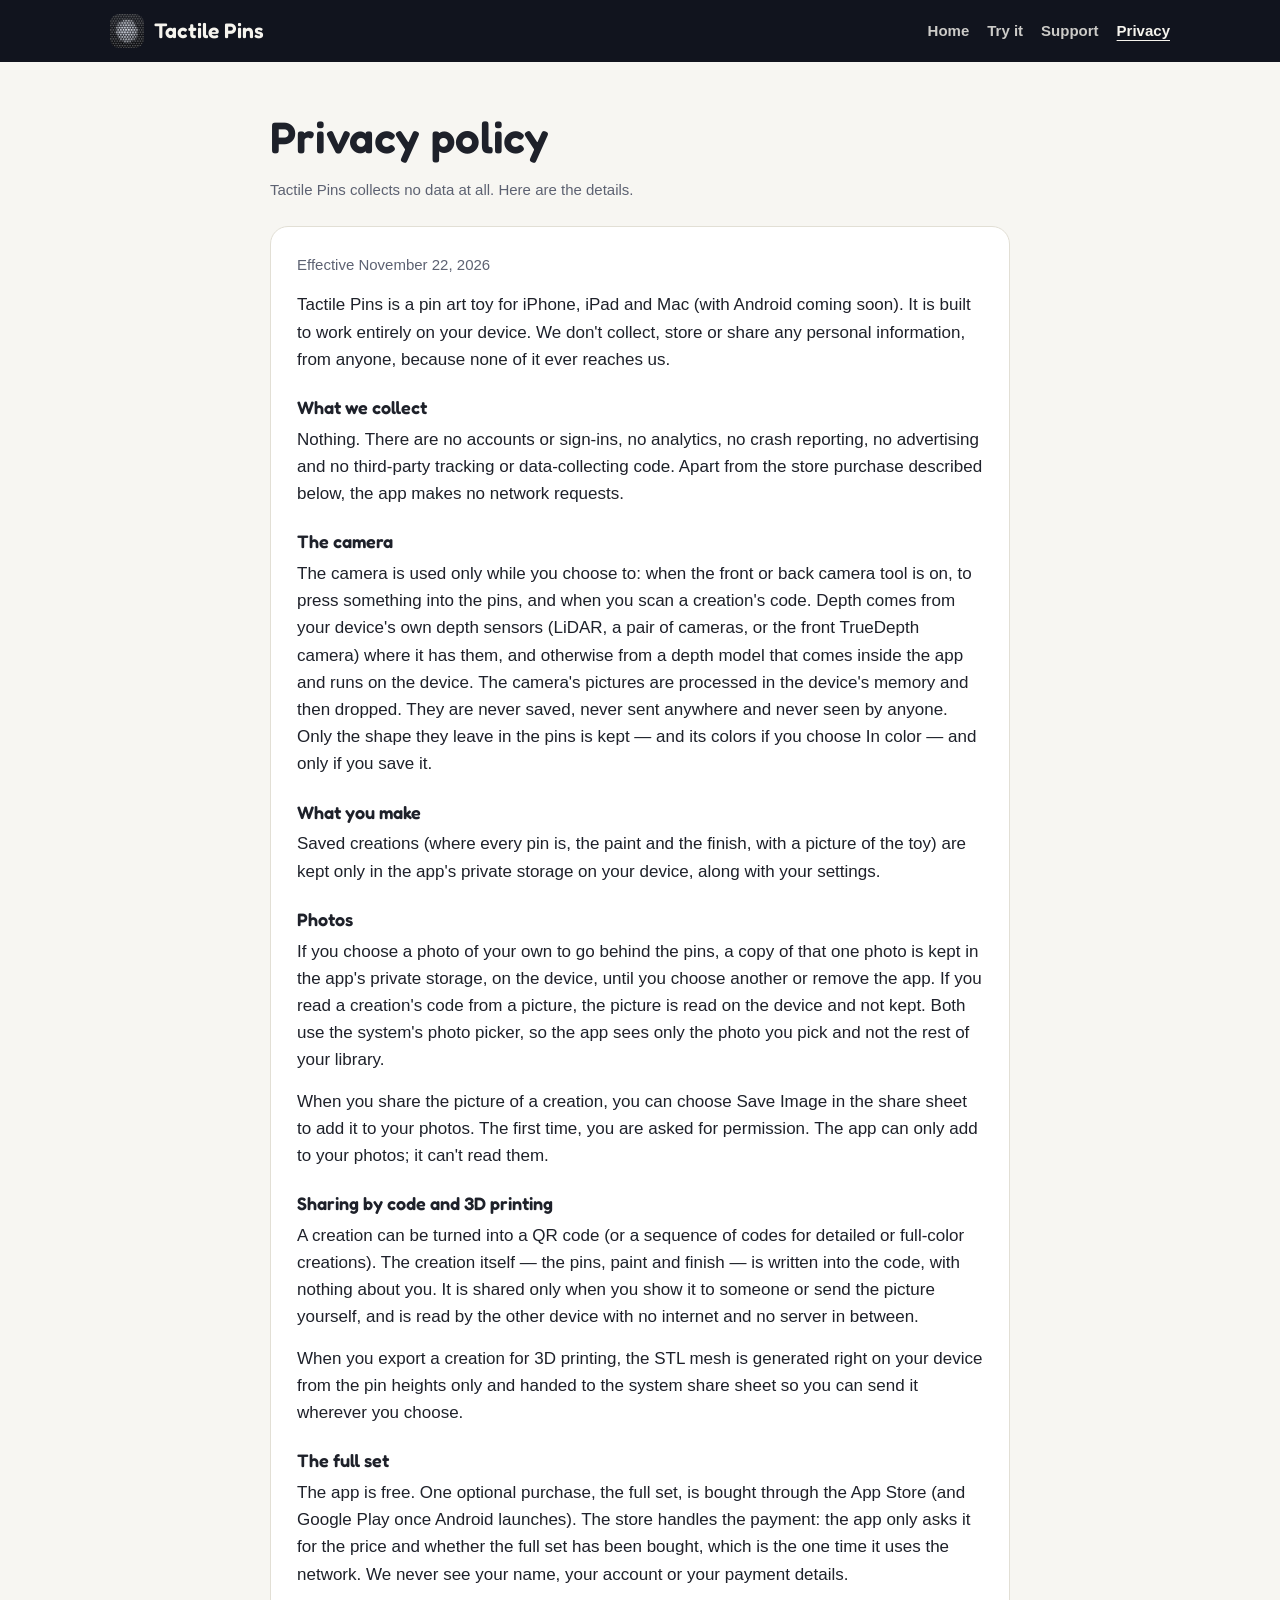
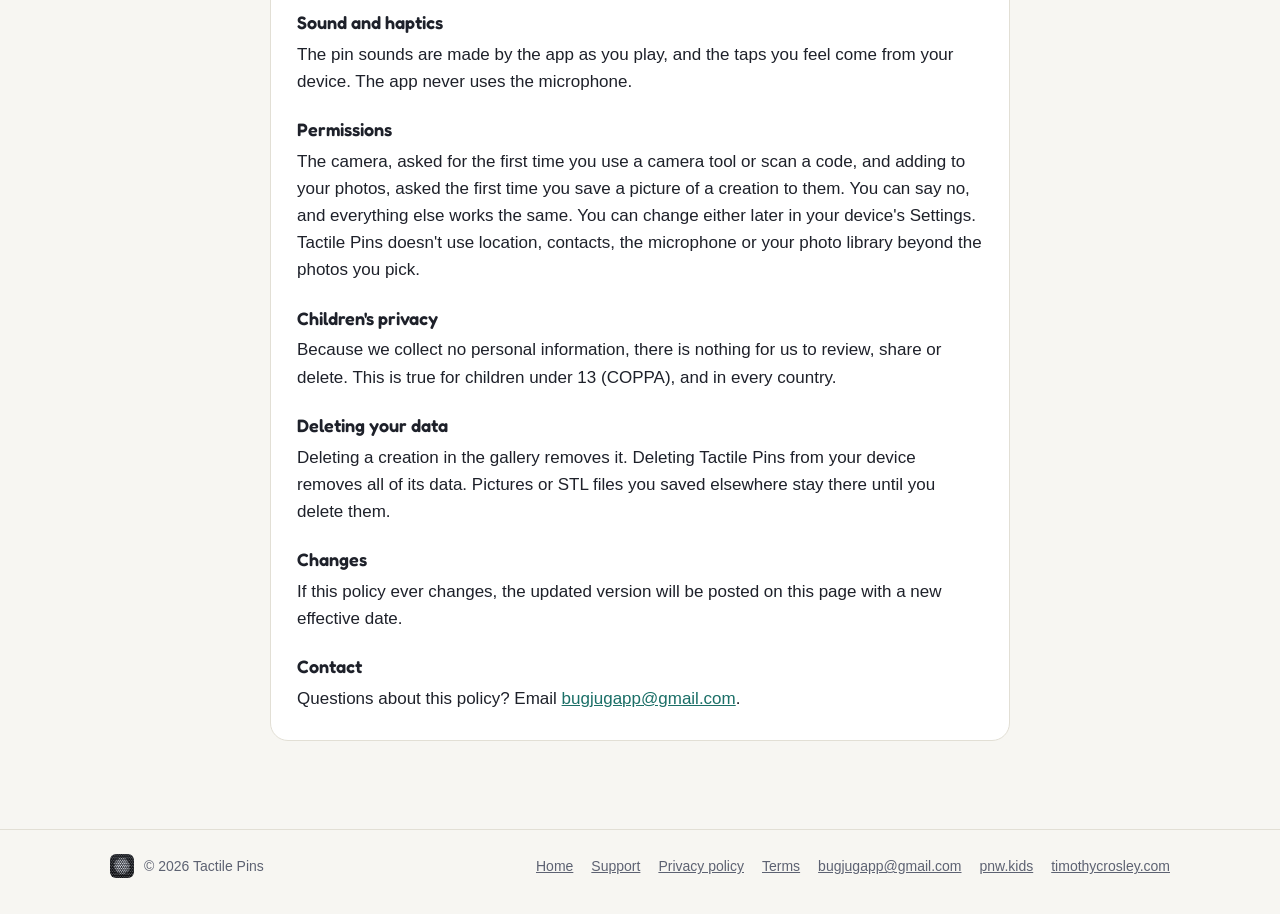
<file: privacy.html>
<!doctype html>
<html lang="en">
<head>
<meta charset="utf-8">
<meta name="viewport" content="width=device-width, initial-scale=1">
<title>Tactile Pins Privacy Policy</title>
<meta name="description" content="Tactile Pins privacy policy: no data collected, no accounts, no ads, no tracking. Camera depth and colors are computed on the device and nothing you make leaves it.">
<meta name="theme-color" content="#11141e">
<link rel="icon" type="image/png" href="media/icon-180.png">
<link rel="apple-touch-icon" href="media/icon-180.png">
<link rel="stylesheet" href="style.css?v=10">
</head>
<body>

<header class="bar">
  <div class="wrap">
    <a class="brand" href="./"><img src="media/icon-180.png" alt="" width="34" height="34">Tactile Pins</a>
    <nav aria-label="Primary">
      <a class="wide" href="./">Home</a>
      <a class="wide" href="./#play">Try it</a>
      <a href="support.html">Support</a>
      <a href="privacy.html" aria-current="page">Privacy</a>
    </nav>
  </div>
</header>

<main class="doc">
  <h1>Privacy policy</h1>
  <p class="meta">Tactile Pins collects no data at all. Here are the details.</p>

  <section id="privacy">
    <p class="meta">Effective November 22, 2026</p>
    <p>Tactile Pins is a pin art toy for iPhone, iPad and Mac (with Android coming soon). It is
      built to work entirely on your device. We don't collect, store or share any personal
      information, from anyone, because none of it ever reaches us.</p>

    <h3>What we collect</h3>
    <p>Nothing. There are no accounts or sign-ins, no analytics, no crash reporting, no
      advertising and no third-party tracking or data-collecting code. Apart from the store
      purchase described below, the app makes no network requests.</p>

    <h3>The camera</h3>
    <p>The camera is used only while you choose to: when the front or back camera tool is on, to
      press something into the pins, and when you scan a creation's code. Depth comes from your
      device's own depth sensors (LiDAR, a pair of cameras, or the front TrueDepth camera) where it has them, and
      otherwise from a depth model that comes inside the app and runs on the device. The
      camera's pictures are processed in the device's memory and then dropped. They are never
      saved, never sent anywhere and never seen by anyone. Only the shape they leave in the pins
      is kept — and its colors if you choose In color — and only if you save it.</p>

    <h3>What you make</h3>
    <p>Saved creations (where every pin is, the paint and the finish, with a picture of the
      toy) are kept only in the app's private storage on your device, along with your
      settings.</p>

    <h3>Photos</h3>
    <p>If you choose a photo of your own to go behind the pins, a copy of that one photo is kept
      in the app's private storage, on the device, until you choose another or remove the app.
      If you read a creation's code from a picture, the picture is read on the device and not
      kept. Both use the system's photo picker, so the app sees only the photo you pick and not
      the rest of your library.</p>
    <p>When you share the picture of a creation, you can choose Save Image in the share sheet to
      add it to your photos. The first time, you are asked for permission. The app can only add
      to your photos; it can't read them.</p>

    <h3>Sharing by code and 3D printing</h3>
    <p>A creation can be turned into a QR code (or a sequence of codes for detailed or full-color
      creations). The creation itself — the pins, paint and finish — is written into the code, with
      nothing about you. It is shared only when you show it to someone or send the picture
      yourself, and is read by the other device with no internet and no server in between.</p>
    <p>When you export a creation for 3D printing, the STL mesh is generated right on your device
      from the pin heights only and handed to the system share sheet so you can send it wherever
      you choose.</p>

    <h3>The full set</h3>
    <p>The app is free. One optional purchase, the full set, is bought through the App Store (and
      Google Play once Android launches). The store handles the payment: the app only asks it for
      the price and whether the full set has been bought, which is the one time it uses the
      network. We never see your name, your account or your payment details.</p>

    <h3>Sound and haptics</h3>
    <p>The pin sounds are made by the app as you play, and the taps you feel come from your
      device. The app never uses the microphone.</p>

    <h3>Permissions</h3>
    <p>The camera, asked for the first time you use a camera tool or scan a code, and adding to
      your photos, asked the first time you save a picture of a creation to them. You can say no, and everything
      else works the same. You can change either later in your device's Settings. Tactile Pins
      doesn't use location, contacts, the microphone or your photo library beyond the photos
      you pick.</p>

    <h3>Children's privacy</h3>
    <p>Because we collect no personal information, there is nothing for us to review, share or
      delete. This is true for children under 13 (COPPA), and in every country.</p>

    <h3>Deleting your data</h3>
    <p>Deleting a creation in the gallery removes it. Deleting Tactile Pins from your device
      removes all of its data. Pictures or STL files you saved elsewhere stay there until you
      delete them.</p>

    <h3>Changes</h3>
    <p>If this policy ever changes, the updated version will be posted on this page with a new
      effective date.</p>

    <h3>Contact</h3>
    <p>Questions about this policy? Email <a href="mailto:bugjugapp@gmail.com">bugjugapp@gmail.com</a>.</p>
  </section>
</main>

<footer>
  <div class="wrap">
    <span class="who"><img src="media/icon-180.png" alt="" width="24" height="24">© 2026 Tactile Pins</span>
    <nav>
      <a href="./">Home</a>
      <a href="support.html">Support</a>
      <a href="privacy.html">Privacy policy</a>
      <a href="support.html#terms">Terms</a>
      <a href="mailto:bugjugapp@gmail.com">bugjugapp@gmail.com</a>
      <a href="https://pnw.kids">pnw.kids</a>
      <a href="https://timothycrosley.com">timothycrosley.com</a>
    </nav>
  </div>
</footer>

</body>
</html>
</file>
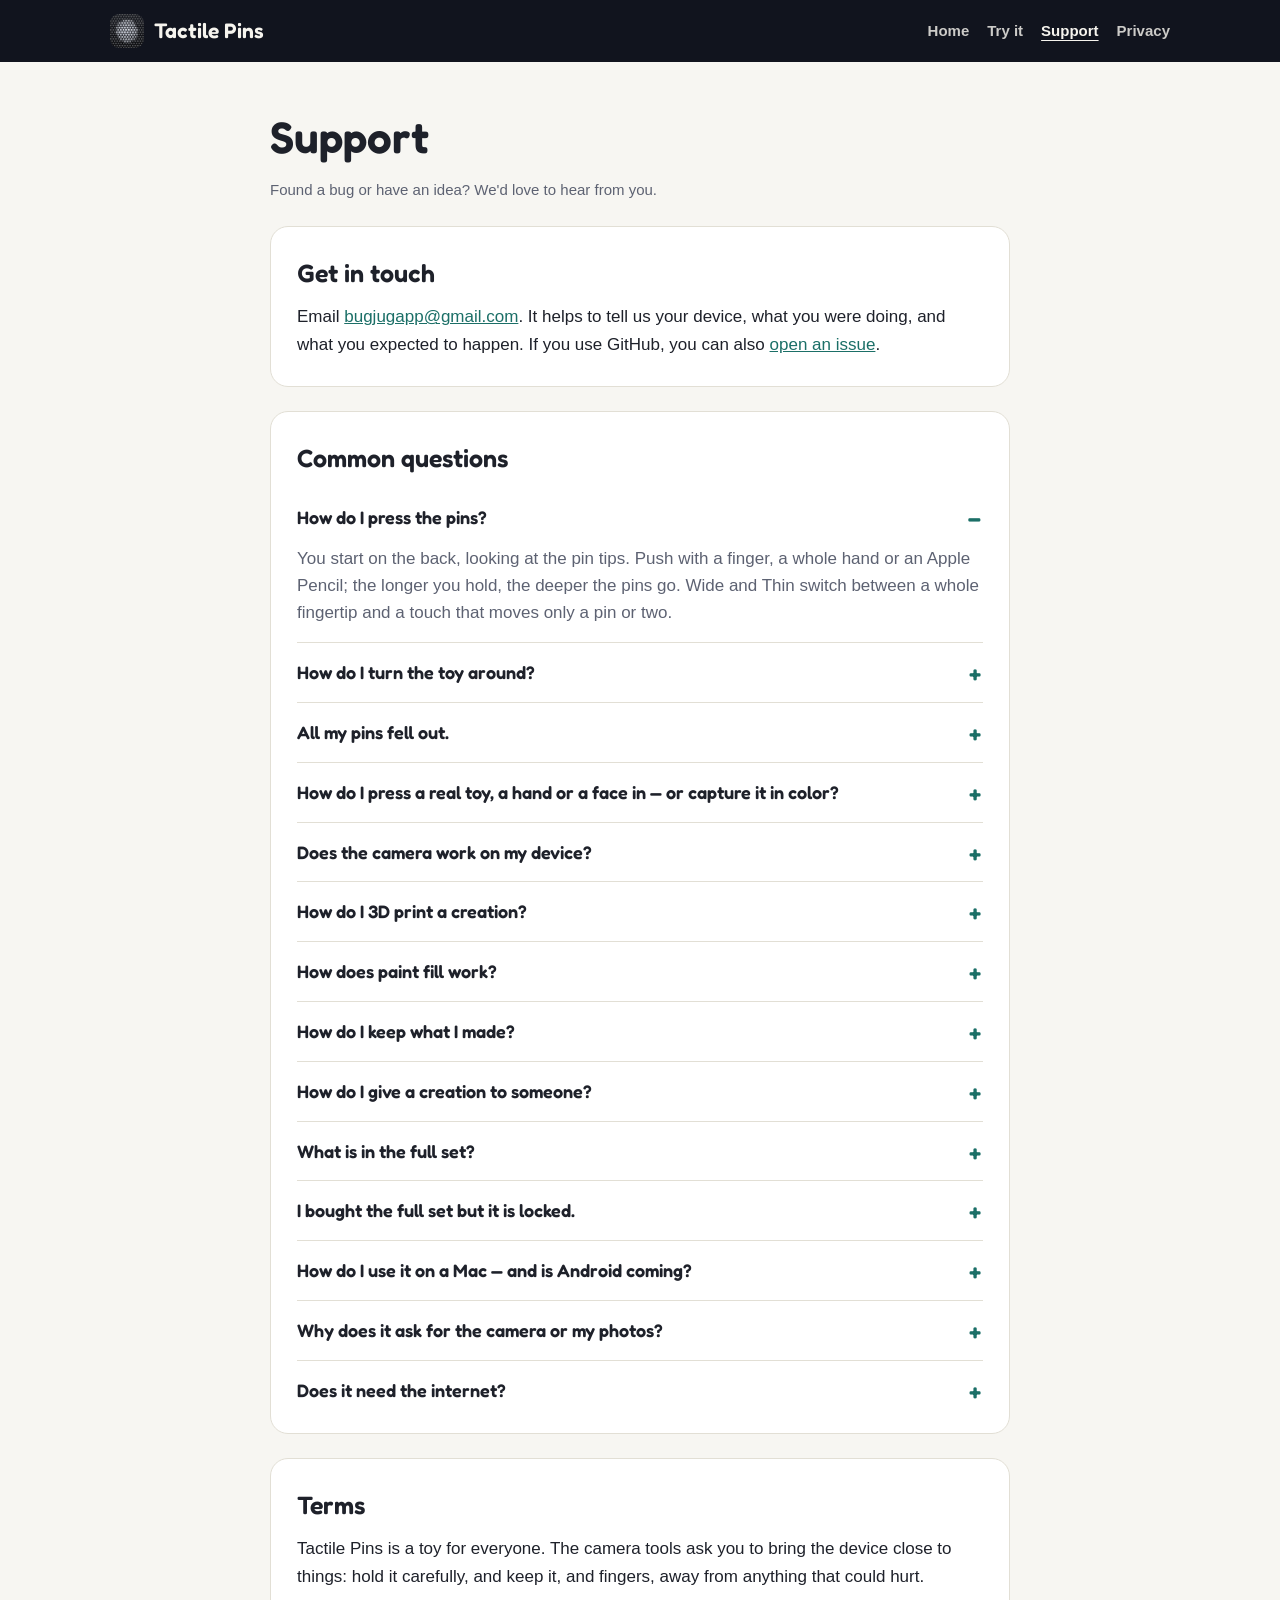
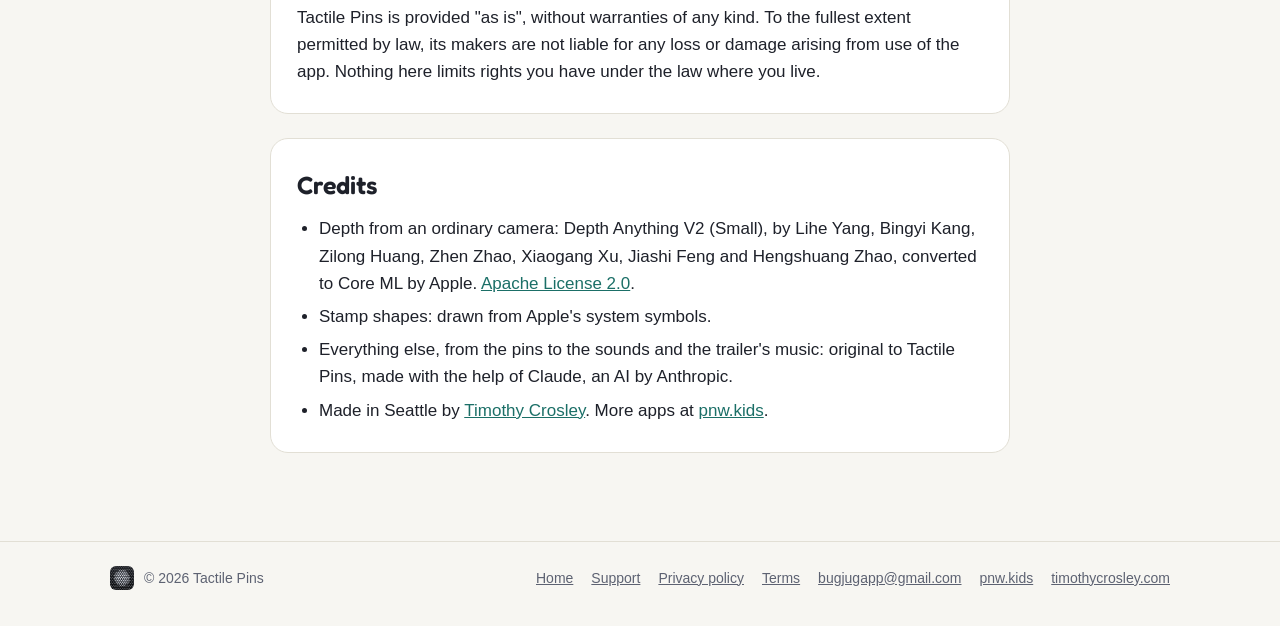
<file: support.html>
<!doctype html>
<html lang="en">
<head>
<meta charset="utf-8">
<meta name="viewport" content="width=device-width, initial-scale=1">
<title>Tactile Pins Support</title>
<meta name="description" content="Help with Tactile Pins: pressing, stamps, paint, color camera capture, 3D printing STL files, sharing by code, the full set, and how to reach us.">
<meta name="theme-color" content="#11141e">
<link rel="icon" type="image/png" href="media/icon-180.png">
<link rel="apple-touch-icon" href="media/icon-180.png">
<link rel="stylesheet" href="style.css?v=10">
</head>
<body>

<header class="bar">
  <div class="wrap">
    <a class="brand" href="./"><img src="media/icon-180.png" alt="" width="34" height="34">Tactile Pins</a>
    <nav aria-label="Primary">
      <a class="wide" href="./">Home</a>
      <a class="wide" href="./#play">Try it</a>
      <a href="support.html" aria-current="page">Support</a>
      <a href="privacy.html">Privacy</a>
    </nav>
  </div>
</header>

<main class="doc">
  <h1>Support</h1>
  <p class="meta">Found a bug or have an idea? We'd love to hear from you.</p>

  <section id="contact">
    <h2>Get in touch</h2>
    <p>Email <a href="mailto:bugjugapp@gmail.com">bugjugapp@gmail.com</a>. It helps to tell us
      your device, what you were doing, and what you expected to happen. If you use GitHub, you
      can also <a href="https://github.com/tactilepins/tactilepins.github.io/issues/new">open an issue</a>.</p>
  </section>

  <section id="faq">
    <h2>Common questions</h2>

    <details open>
      <summary>How do I press the pins?</summary>
      <p>You start on the back, looking at the pin tips. Push with a finger, a whole hand or an
        Apple Pencil; the longer you hold, the deeper the pins go. Wide and Thin switch between a
        whole fingertip and a touch that moves only a pin or two.</p>
    </details>

    <details>
      <summary>How do I turn the toy around?</summary>
      <p>Drag with two fingers, or with one finger anywhere that isn't the pins, and pinch to zoom.
        Turn chooses which ways a drag may turn it: left and right (the default, so it can't be
        spilled by accident), up and down, any way, or locked. Flip cycles through the back, an
        edge-on view and the front.</p>
    </details>

    <details>
      <summary>All my pins fell out.</summary>
      <p>Gravity is real. With Turn set to any way, tipping the toy glass-down lets the pins drop
        to the glass, and so can turning the device face-down or shaking it. Undo puts them back,
        and Reset tips the toy glass-up so every pin slides home.</p>
    </details>

    <details>
      <summary>How do I press a real toy, a hand or a face in — or capture it in color?</summary>
      <p>Pick Back cam or Front cam. While a camera is active, everything else tucks away and four
        options appear: Cancel (puts the pins back as they were), Keep (leaves the live pins as
        they are), Press in (finishes a clean 3D shape from a moment of frames), and In color
        (finishes the 3D shape and paints every pressed pin with the real colors the camera sees).
        Good light and a plain background help. In color is part of the full set.</p>
    </details>

    <details>
      <summary>Does the camera work on my device?</summary>
      <p>Yes. Devices with LiDAR, a pair of back cameras or a front TrueDepth camera measure real distance; every other
        iPhone, iPad and Mac computes depth with a model that runs on the device. On a Mac
        the built-in camera works as the front camera.</p>
    </details>

    <details>
      <summary>How do I 3D print a creation?</summary>
      <p>Save your creation, open it in the Gallery, and tap 3D. Choose Small (100&nbsp;mm), Medium
        (160&nbsp;mm) or Large (220&nbsp;mm) by longest side, and Shallow or Deep relief, then send
        the STL file to your 3D printer's slicing app. Each pin becomes a six-sided column packed
        edge-to-edge on a flat 2&nbsp;mm base plate so it prints as one solid piece. STL files hold
        the 3D shape only (not paint or pin colors). Exporting STL files is part of the full set.</p>
    </details>

    <details>
      <summary>How does paint fill work?</summary>
      <p>In Paint, switch Brush to Fill and tap a pin. The paint spreads until it meets another
        color or a step in the height of the pins, so a raised shape fills without spilling onto
        the pins around it. You can pick from 26 colors or choose any color with the color
        picker.</p>
    </details>

    <details>
      <summary>How do I keep what I made?</summary>
      <p>The shutter button saves where every pin is, with a photo. Open it in the Gallery to keep
        editing, pin it to the top, share the photo, export for 3D printing, or delete it. To put the
        picture in your photos, share it and choose Save Image.</p>
    </details>

    <details>
      <summary>How do I give a creation to someone?</summary>
      <p>In the Gallery, open a creation and tap Code. On the other iPhone, iPad or Mac, open the
        Gallery, then Scan a code, and point it at the code, or choose a picture of the code from
        your photos. A detailed or full-color creation that is too large for one QR code is shown
        automatically as a loop of codes; the scanner gathers the parts in any order so every pin
        and color arrives intact (a simpler single code is also offered for sending as a picture).
        Making a code is part of the full set; scanning one is always free.</p>
    </details>

    <details>
      <summary>What is in the full set?</summary>
      <p>The pins, the magnet, both cameras and Press in are free, with a starter box of stamps,
        paint colors, pins and backgrounds and three saves. The full set is one 99¢ ($0.99) purchase
        that opens all 39 stamps, 26 paint colors plus the custom color picker, custom metal and
        plastic pin colors, all 15 scenes and your own photo background, capturing camera shapes
        in color, unlimited saves, sharing by code, and STL files for 3D printing. It is shared
        with your family through Family Sharing.</p>
    </details>

    <details>
      <summary>I bought the full set but it is locked.</summary>
      <p>Tap any padlock, or go to Style, then About, and tap Restore. Make sure you are signed in
        with the same Apple Account you bought it with.</p>
    </details>

    <details>
      <summary>How do I use it on a Mac — and is Android coming?</summary>
      <p>On a Mac, click and drag to press, drag beside the pins or scroll to turn it, and pinch to
        zoom. Save is ⌘S, Gallery ⌘G, Reset ⌘R, Flip ⌘F and Undo ⌘Z. A Mac has no motion sensors,
        so there is no shake to clear: use Reset. An Android version is also coming soon on Google
        Play.</p>
    </details>

    <details>
      <summary>Why does it ask for the camera or my photos?</summary>
      <p>The camera is for pressing things into the pins (with or without color) and scanning
        codes; what it sees is processed on the device and never kept or sent. Photos is asked only
        to add a picture when you save one of a creation there. Everything else works if you say no,
        and you can change it later in your device's Settings. See the
        <a href="privacy.html">privacy policy</a>.</p>
    </details>

    <details>
      <summary>Does it need the internet?</summary>
      <p>No. Tactile Pins works fully offline. Only buying or restoring the full set needs the App
        Store.</p>
    </details>
  </section>

  <section id="terms">
    <h2>Terms</h2>
    <p>Tactile Pins is a toy for everyone. The camera tools ask you to bring the device close to
      things: hold it carefully, and keep it, and fingers, away from anything that could hurt.</p>
    <p>Tactile Pins is provided "as is", without warranties of any kind. To the fullest extent
      permitted by law, its makers are not liable for any loss or damage arising from use of the
      app. Nothing here limits rights you have under the law where you live.</p>
  </section>

  <section id="credits">
    <h2>Credits</h2>
    <ul>
      <li>Depth from an ordinary camera: Depth Anything V2 (Small), by Lihe Yang, Bingyi Kang,
        Zilong Huang, Zhen Zhao, Xiaogang Xu, Jiashi Feng and Hengshuang Zhao, converted to Core ML
        by Apple. <a href="https://www.apache.org/licenses/LICENSE-2.0">Apache License 2.0</a>.</li>
      <li>Stamp shapes: drawn from Apple's system symbols.</li>
      <li>Everything else, from the pins to the sounds and the trailer's music: original to
        Tactile Pins, made with the help of Claude, an AI by Anthropic.</li>
      <li>Made in Seattle by <a href="https://timothycrosley.com">Timothy Crosley</a>. More apps
        at <a href="https://pnw.kids">pnw.kids</a>.</li>
    </ul>
  </section>
</main>

<footer>
  <div class="wrap">
    <span class="who"><img src="media/icon-180.png" alt="" width="24" height="24">© 2026 Tactile Pins</span>
    <nav>
      <a href="./">Home</a>
      <a href="support.html">Support</a>
      <a href="privacy.html">Privacy policy</a>
      <a href="support.html#terms">Terms</a>
      <a href="mailto:bugjugapp@gmail.com">bugjugapp@gmail.com</a>
      <a href="https://pnw.kids">pnw.kids</a>
      <a href="https://timothycrosley.com">timothycrosley.com</a>
    </nav>
  </div>
</footer>

</body>
</html>
</file>
<file: style.css>
/* Tactile Pins: studio graphite, brushed gold, aurora teal, and warm gallery paper.
   Built in the same indie studio family as the sibling apps, with its own tactile identity. */
@font-face {
  font-family: "Fredoka";
  src: url(fonts/Fredoka-Variable.ttf) format("truetype");
  font-weight: 300 700;
  font-display: swap;
}

:root {
  --studio-deep: #11141e;
  --studio: #1a1f2e;
  --studio-lift: #242b3f;
  --gold: #f0c973;
  --gold-ink: #8f6514;
  --teal: #2ea59a;
  --teal-ink: #1b6f67;

  --bg: #f7f6f2;
  --card: #ffffff;
  --ink: #1e212a;
  --muted: #5d6272;
  --soft: #eeece4;
  --line: #e2dfd5;
  --link: #1b6f67;
}

@media (prefers-color-scheme: dark) {
  :root {
    --bg: #11141d;
    --card: #191e2b;
    --ink: #eef0f6;
    --muted: #a1a8b8;
    --soft: #1d2333;
    --line: #293044;
    --link: #f0c973;
    --teal-ink: #72d6cb;
    --gold-ink: #f0c973;
  }
}

* { box-sizing: border-box; }
html { -webkit-text-size-adjust: 100%; scroll-behavior: smooth; }
@media (prefers-reduced-motion: reduce) { html { scroll-behavior: auto; } }

body {
  margin: 0;
  background: var(--bg);
  color: var(--ink);
  font: 17px/1.6 ui-rounded, "SF Pro Rounded", -apple-system, BlinkMacSystemFont, "Segoe UI", Roboto, Helvetica, Arial, sans-serif;
  -webkit-font-smoothing: antialiased;
}
body.is-sculpting {
  user-select: none;
  -webkit-user-select: none;
}

h1, h2, h3, .brand, .kicker, summary { font-family: "Fredoka", ui-rounded, sans-serif; }
img { max-width: 100%; display: block; }
a { color: var(--link); }
button { font: inherit; color: inherit; }
.wrap { max-width: 1100px; margin: 0 auto; padding: 0 20px; }

/* ---------- Top bar (sibling-site rhythm) ---------- */
.bar { background: var(--studio-deep); color: #f6f4ee; }
.bar .wrap {
  display: flex;
  align-items: center;
  justify-content: space-between;
  gap: 12px;
  height: 62px;
}
.brand {
  display: flex;
  align-items: center;
  gap: 10px;
  color: #f6f4ee;
  text-decoration: none;
  font-weight: 600;
  font-size: 21px;
}
.brand img { width: 34px; height: 34px; border-radius: 9px; }
.bar nav { display: flex; gap: 18px; font-size: 15px; }
.bar nav a { color: #f6f4ee; opacity: .82; text-decoration: none; font-weight: 600; }
.bar nav a:hover,
.bar nav a[aria-current="page"] { opacity: 1; text-decoration: underline; text-underline-offset: 4px; }

/* ---------- Hero: studio pin-grid & soft aurora light ---------- */
.hero {
  color: #f6f4ee;
  padding: 46px 0 56px;
  overflow: hidden;
  position: relative;
  isolation: isolate;
  background:
    radial-gradient(640px 440px at 78% 28%, rgba(46, 165, 154, .22), transparent 68%),
    radial-gradient(520px 400px at 14% 85%, rgba(240, 201, 115, .14), transparent 70%),
    radial-gradient(circle, rgba(255, 255, 255, .11) 1.2px, transparent 1.65px) 0 0 / 18px 18px,
    linear-gradient(180deg, var(--studio-deep) 0%, var(--studio) 56%, var(--studio-lift) 100%);
}
.hero .wrap {
  display: grid;
  grid-template-columns: 1.1fr .9fr;
  gap: 48px;
  align-items: center;
}
.hero-top {
  display: flex;
  flex-wrap: wrap;
  align-items: center;
  gap: 16px;
  margin-bottom: 18px;
}
.hero-icon {
  width: 84px;
  height: 84px;
  border-radius: 20px;
  box-shadow: 0 10px 30px rgba(0, 0, 0, .48), 0 0 0 1px rgba(255, 255, 255, .12);
  flex: none;
}
.price-pill {
  display: inline-flex;
  align-items: center;
  gap: 8px;
  padding: 8px 15px;
  border-radius: 999px;
  background: rgba(240, 201, 115, .13);
  border: 1px solid rgba(240, 201, 115, .42);
  color: #f6f4ee;
  font-family: "Fredoka", ui-rounded, sans-serif;
  font-size: 15.5px;
  font-weight: 500;
  line-height: 1.25;
  text-decoration: none;
  transition: background .14s ease, border-color .14s ease;
}
.price-pill:hover {
  background: rgba(240, 201, 115, .22);
  border-color: var(--gold);
}
.price-pill strong {
  color: var(--gold);
  font-weight: 600;
}
.hero h1 {
  font-size: clamp(38px, 5.4vw, 58px);
  line-height: 1.04;
  margin: 0 0 16px;
  font-weight: 600;
  letter-spacing: -.015em;
  text-wrap: balance;
}
.hero h1 em { font-style: normal; color: var(--gold); }
.hero p.lede {
  font-size: 19px;
  opacity: .9;
  margin: 0 0 26px;
  max-width: 31em;
}

.cta { display: flex; flex-wrap: wrap; gap: 12px; align-items: center; }
.badge {
  display: inline-flex;
  align-items: center;
  gap: 10px;
  background: #080a0f;
  color: #fff;
  min-height: 54px;
  border: 1px solid rgba(255, 255, 255, .24);
  border-radius: 12px;
  padding: 8px 17px;
  text-decoration: none;
  font-weight: 700;
}
a.badge:hover { border-color: #fff; }
.badge small { display: block; font-size: 11px; font-weight: 500; opacity: .78; line-height: 1.1; }
.badge span { line-height: 1.15; }
.note { font-size: 14px; opacity: .76; flex-basis: 100%; margin: 2px 0 0; }

.watch {
  margin: 18px 0 0;
  display: flex;
  flex-wrap: wrap;
  gap: 10px 22px;
  font-family: "Fredoka", ui-rounded, sans-serif;
  font-weight: 600;
  font-size: 17.5px;
}
.watch a { color: var(--gold); text-decoration: none; }
.watch a:hover { text-decoration: underline; text-underline-offset: 4px; }
.watch a.secondary { color: #9de2da; }

.hero-stage { max-width: 390px; width: 100%; margin: 0 auto; }
.device {
  background: linear-gradient(155deg, #2d3242, #0d1018 45%, #222634);
  border-radius: 28px;
  padding: 11px;
  box-shadow: 0 26px 68px rgba(0, 0, 0, .52), 0 0 0 1px rgba(255, 255, 255, .14);
}
.device video {
  display: block;
  width: 100%;
  height: auto;
  aspect-ratio: 3 / 4;
  border-radius: 18px;
  background: #07090f;
}
.trailer-note {
  margin: 13px auto 0;
  font-size: 13.5px;
  line-height: 1.45;
  opacity: .74;
  text-align: center;
  max-width: 370px;
}

/* ---------- Interactive Mini Pinboard Band (right under hero, like .trailer) ---------- */
.playground {
  background: linear-gradient(180deg, var(--studio-lift) 0%, #151a27 32%, var(--studio-deep) 100%);
  color: #f6f4ee;
  padding: 46px 0 58px;
  border-top: 1px solid rgba(255, 255, 255, .08);
}
.playground-head {
  text-align: center;
  max-width: 660px;
  margin: 0 auto 28px;
}
.playground .kicker { color: var(--gold); margin: 0 0 6px; }
.playground h2 {
  font-size: clamp(28px, 4vw, 40px);
  line-height: 1.1;
  margin: 0 0 10px;
  font-weight: 600;
}
.playground-head p { margin: 0; font-size: 17.5px; opacity: .84; }

.toy-shell {
  background: rgba(255, 255, 255, .04);
  border: 1px solid rgba(255, 255, 255, .12);
  border-radius: 26px;
  padding: 18px;
  box-shadow: 0 24px 64px rgba(0, 0, 0, .45);
  user-select: none;
  -webkit-user-select: none;
}
.toy-layout {
  display: grid;
  grid-template-columns: minmax(0, 1.38fr) minmax(260px, 315px);
  gap: 18px;
  align-items: start;
}
.toy-stage { display: flex; flex-direction: column; gap: 10px; }

/* Physical anodized frame with subtle acrylic sheen & corner bolts */
.toy-frame {
  position: relative;
  background: linear-gradient(155deg, #32384a, #121622 48%, #252b3b);
  padding: 12px;
  border-radius: 18px;
  box-shadow:
    inset 0 1px 0 rgba(255, 255, 255, .18),
    inset 0 -1px 0 rgba(0, 0, 0, .6),
    0 14px 36px rgba(0, 0, 0, .42);
}
.toy-frame::after {
  content: "";
  position: absolute;
  inset: 6px;
  pointer-events: none;
  background:
    radial-gradient(circle at 6px 6px, #d0d7e6 0 2.5px, #41495c 3px 4px, transparent 4.5px),
    radial-gradient(circle at calc(100% - 6px) 6px, #d0d7e6 0 2.5px, #41495c 3px 4px, transparent 4.5px),
    radial-gradient(circle at 6px calc(100% - 6px), #d0d7e6 0 2.5px, #41495c 3px 4px, transparent 4.5px),
    radial-gradient(circle at calc(100% - 6px) calc(100% - 6px), #d0d7e6 0 2.5px, #41495c 3px 4px, transparent 4.5px);
}
#pin-canvas {
  display: block;
  width: 100%;
  aspect-ratio: 4 / 3;
  border-radius: 10px;
  background: #10131c;
  cursor: crosshair;
  touch-action: none;
}
.toy-meta {
  display: flex;
  justify-content: space-between;
  align-items: center;
  gap: 10px;
  flex-wrap: wrap;
  padding: 0 4px;
  font-size: 13.5px;
  color: #a9b2c6;
}
.toy-meta strong { color: #f6f4ee; font-weight: 600; }

/* Sleek tactile studio deck (inspired by the real app's dark translucent pills) */
.toy-deck {
  background: rgba(12, 15, 24, .72);
  border: 1px solid rgba(255, 255, 255, .1);
  border-radius: 18px;
  padding: 15px;
  display: flex;
  flex-direction: column;
  gap: 14px;
}
.deck-group { display: flex; flex-direction: column; gap: 7px; }
.deck-label {
  margin: 0;
  font-size: 12px;
  font-weight: 700;
  text-transform: uppercase;
  letter-spacing: .08em;
  color: #9ba4b8;
  display: flex;
  justify-content: space-between;
  align-items: center;
}
.btn-row-3 { display: grid; grid-template-columns: repeat(3, 1fr); gap: 6px; }
.btn-row-2 { display: grid; grid-template-columns: repeat(2, 1fr); gap: 6px; }

.pill-btn {
  appearance: none;
  border: 1px solid rgba(255, 255, 255, .13);
  background: rgba(255, 255, 255, .06);
  color: #eef0f6;
  border-radius: 10px;
  padding: 7px 6px;
  font-size: 13.5px;
  font-weight: 600;
  cursor: pointer;
  transition: background .12s ease, border-color .12s ease, transform .08s ease;
}
.pill-btn:hover {
  background: rgba(255, 255, 255, .13);
  border-color: rgba(255, 255, 255, .26);
}
.pill-btn:active { transform: scale(.97); }
.pill-btn:focus-visible { outline: 2px solid var(--gold); outline-offset: 2px; }
.pill-btn.is-active {
  background: #f6f4ee;
  color: #141722;
  border-color: #f6f4ee;
  box-shadow: 0 2px 10px rgba(0, 0, 0, .28);
}
.pill-btn.btn-reset {
  background: rgba(240, 201, 115, .14);
  border-color: rgba(240, 201, 115, .42);
  color: var(--gold);
}
.pill-btn.btn-reset:hover {
  background: rgba(240, 201, 115, .24);
  border-color: var(--gold);
}

.swatch-row { display: flex; flex-wrap: wrap; gap: 6px; align-items: center; }
.swatch {
  width: 24px;
  height: 24px;
  border-radius: 50%;
  border: 1.5px solid rgba(255, 255, 255, .24);
  box-shadow: inset 0 -3px 5px rgba(0, 0, 0, .4), inset 0 2px 3px rgba(255, 255, 255, .55);
  cursor: pointer;
  padding: 0;
  transition: transform .1s ease;
}
.swatch:hover { transform: scale(1.12); }
.swatch.is-active {
  outline: 2.5px solid var(--gold);
  outline-offset: 2px;
  transform: scale(1.08);
}
.swatch-scene {
  width: 34px;
  height: 22px;
  border-radius: 7px;
  box-shadow: inset 0 0 0 1px rgba(255, 255, 255, .16);
}
.swatch-custom {
  position: relative;
  display: inline-grid;
  place-items: center;
  background: conic-gradient(#f44, #fc3, #4d6, #3cf, #a5f, #f44);
  overflow: hidden;
}
.swatch-custom::after {
  content: "+";
  font-weight: 800;
  font-size: 14px;
  line-height: 1;
  color: #141722;
  background: rgba(255, 255, 255, .86);
  width: 15px;
  height: 15px;
  border-radius: 50%;
  display: grid;
  place-items: center;
  pointer-events: none;
}
.swatch-custom input[type="color"] {
  position: absolute;
  inset: -6px;
  width: calc(100% + 12px);
  height: calc(100% + 12px);
  opacity: 0;
  cursor: pointer;
}

.paint-row { display: none; flex-wrap: wrap; gap: 6px; padding-top: 2px; }
.paint-row.is-open { display: flex; }

.tilt-row { display: flex; align-items: center; gap: 10px; }
.tilt-row input[type="range"] {
  flex: 1;
  accent-color: var(--gold);
  cursor: pointer;
  height: 22px;
}
.tilt-row input[type="range"]:focus:not(:focus-visible) {
  outline: none;
}
.tilt-readout {
  font-family: ui-monospace, "SF Mono", Menlo, monospace;
  font-size: 12.5px;
  font-weight: 600;
  color: #f6f4ee;
}

.playground-foot {
  margin: 18px auto 0;
  text-align: center;
  max-width: 680px;
  font-size: 14.5px;
  color: #a9b2c6;
}

/* ---------- Highlight Pills (exact sibling-site pattern) ---------- */
.pills {
  list-style: none;
  padding: 0;
  margin: 48px 0 0;
  display: grid;
  grid-template-columns: repeat(auto-fit, minmax(220px, 1fr));
  gap: 14px;
}
.pills li {
  background: var(--card);
  border: 1px solid var(--line);
  border-radius: 18px;
  padding: 18px 20px;
  font-size: 15.5px;
  color: var(--muted);
}
.pills strong {
  display: block;
  font-family: "Fredoka", ui-rounded, sans-serif;
  font-weight: 600;
  font-size: 18px;
  color: var(--ink);
  margin-bottom: 3px;
}
.pill-icon {
  display: inline-grid;
  place-items: center;
  width: 36px;
  height: 36px;
  border-radius: 10px;
  margin-bottom: 8px;
  background: var(--soft);
  color: var(--teal-ink);
}

/* ---------- Alternating Feature Rows (sibling-site signature) ---------- */
.feature {
  display: grid;
  grid-template-columns: 1fr 1.15fr;
  gap: 48px;
  align-items: center;
  padding: 64px 0;
  border-bottom: 1px solid var(--line);
}
.feature.flip > figure { order: -1; }
.feature h2 {
  font-size: clamp(28px, 3.6vw, 36px);
  line-height: 1.12;
  margin: 0 0 12px;
  font-weight: 600;
}
.kicker {
  color: var(--teal-ink);
  font-weight: 600;
  letter-spacing: .08em;
  text-transform: uppercase;
  font-size: 14.5px;
  margin: 0 0 6px;
}
.feature p { margin: 0 0 12px; }
.feature ul { padding-left: 20px; margin: 12px 0 0; }
.feature li { margin-bottom: 8px; }

.feature figure {
  margin: 0;
  display: grid;
  grid-template-columns: 1fr 1fr;
  gap: 14px;
  align-items: start;
}
.shot-btn {
  display: block;
  width: 100%;
  padding: 0;
  border: 0;
  background: none;
  cursor: zoom-in;
  text-align: center;
}
.shot-btn:focus-visible { outline: 3px solid var(--teal); border-radius: 18px; outline-offset: 2px; }
.shot {
  border-radius: 18px;
  border: 1px solid var(--line);
  box-shadow: 0 12px 32px rgba(17, 20, 30, .16);
  width: 100%;
  height: auto;
  aspect-ratio: 3 / 4;
  object-fit: cover;
  transition: transform .16s ease, box-shadow .16s ease;
}
.shot-btn:hover .shot {
  transform: translateY(-3px);
  box-shadow: 0 18px 40px rgba(17, 20, 30, .22);
}
.shot-cap {
  display: block;
  margin-top: 8px;
  font-size: 13.5px;
  color: var(--muted);
}

/* Interactive finish strip inside the Finishes feature */
.finishes {
  display: flex;
  flex-wrap: wrap;
  gap: 8px;
  padding: 0;
  margin: 18px 0 0;
  list-style: none;
}
.finishes button {
  display: inline-flex;
  align-items: center;
  gap: 7px;
  font-size: 14px;
  font-weight: 600;
  color: var(--ink);
  border: 1px solid var(--line);
  border-radius: 999px;
  padding: 5px 12px 5px 7px;
  background: var(--card);
  cursor: pointer;
  transition: border-color .12s ease, transform .1s ease;
}
.finishes button:hover {
  border-color: var(--teal);
  transform: translateY(-1px);
}
.finishes i {
  width: 18px;
  height: 18px;
  border-radius: 50%;
  flex: none;
  box-shadow: inset 0 -2px 4px rgba(0, 0, 0, .35), inset 0 1.5px 2.5px rgba(255, 255, 255, .6);
}
.finishes-hint {
  font-size: 13.5px;
  color: var(--muted);
  margin: 10px 0 0 !important;
}

/* ---------- Cards Grid (Keep, Share, Devices & Privacy) ---------- */
.details { padding: 64px 0 24px; }
.details h2 {
  font-size: clamp(28px, 3.6vw, 36px);
  margin: 0 0 8px;
  font-weight: 600;
  text-align: center;
}
.details > p {
  text-align: center;
  max-width: 40em;
  margin: 0 auto 28px;
  color: var(--muted);
}
.cards {
  display: grid;
  grid-template-columns: repeat(auto-fit, minmax(290px, 1fr));
  gap: 16px;
}
.card {
  background: var(--card);
  border: 1px solid var(--line);
  border-radius: 18px;
  padding: 22px 22px 12px;
}
.card h3 {
  margin: 0 0 6px;
  font-size: 19.5px;
  font-weight: 600;
  display: flex;
  align-items: center;
  gap: 9px;
}
.card-dot {
  width: 10px;
  height: 10px;
  border-radius: 50%;
  flex: none;
  box-shadow: inset 0 -2px 3px rgba(0, 0, 0, .3), inset 0 1px 2px rgba(255, 255, 255, .7);
}
.card p { margin: 0 0 12px; color: var(--muted); font-size: 15.5px; }

/* ---------- Built by Timothy Crosley (Maker spotlight) ---------- */
.maker-section { padding: 36px 0 8px; }
.maker-card {
  background: var(--card);
  border: 1px solid var(--line);
  border-radius: 26px;
  padding: 32px;
  display: grid;
  grid-template-columns: minmax(210px, 250px) 1fr;
  gap: 36px;
  align-items: center;
  box-shadow: 0 10px 30px rgba(17, 20, 30, .06);
}
.maker-figure { margin: 0; }
.shot-tall {
  aspect-ratio: auto;
  border-radius: 18px;
  border: 1px solid rgba(255, 255, 255, .14);
  background: #141824;
  box-shadow: 0 16px 40px rgba(17, 20, 30, .28);
}
.maker-copy h2 {
  font-size: clamp(26px, 3.4vw, 34px);
  line-height: 1.12;
  margin: 0 0 14px;
  font-weight: 600;
}
.maker-copy p {
  margin: 0 0 14px;
  color: var(--ink);
  font-size: 16.5px;
}
.maker-copy p.maker-sub { color: var(--muted); font-size: 15.5px; }
.maker-tags {
  display: flex;
  flex-wrap: wrap;
  gap: 8px;
  padding: 0;
  margin: 18px 0 20px;
  list-style: none;
}
.maker-tags li {
  background: var(--soft);
  border: 1px solid var(--line);
  border-radius: 999px;
  padding: 4px 12px;
  font-size: 13.5px;
  font-weight: 600;
  color: var(--muted);
}
.maker-links {
  display: flex;
  flex-wrap: wrap;
  gap: 10px 18px;
  font-family: "Fredoka", ui-rounded, sans-serif;
  font-weight: 600;
  font-size: 16.5px;
}
.maker-links a { text-decoration: none; }
.maker-links a:hover { text-decoration: underline; text-underline-offset: 4px; }

/* ---------- Closing Card (exact sibling-site pattern) ---------- */
.closing {
  background: var(--soft);
  border: 1px solid var(--line);
  border-radius: 28px;
  padding: 42px 28px;
  text-align: center;
  margin: 40px 0 64px;
}
.closing h2 { font-size: clamp(26px, 3.4vw, 33px); margin: 0 0 10px; font-weight: 600; }
.closing p { margin: 0 auto 12px; max-width: 40em; }
.closing .cta { justify-content: center; margin: 22px 0 18px; }
.meta { color: var(--muted); font-size: 15px; margin: 0 0 10px; }

/* ---------- Lightbox Dialog ---------- */
dialog.lightbox {
  padding: 0;
  border: 1px solid rgba(255, 255, 255, .16);
  border-radius: 22px;
  background: #141824;
  color: #f6f4ee;
  max-width: min(92vw, 520px);
  width: 100%;
  box-shadow: 0 28px 80px rgba(0, 0, 0, .65);
  overflow: hidden;
}
dialog.lightbox::backdrop {
  background: rgba(8, 10, 16, .8);
  backdrop-filter: blur(5px);
}
.lightbox-body { padding: 12px 12px 14px; }
.lightbox-body img {
  width: auto;
  max-width: 100%;
  max-height: 78vh;
  height: auto;
  margin: 0 auto;
  border-radius: 14px;
}
.lightbox-foot {
  display: flex;
  align-items: center;
  justify-content: space-between;
  gap: 12px;
  padding: 12px 6px 0;
}
.lightbox-foot p {
  margin: 0;
  font-family: "Fredoka", ui-rounded, sans-serif;
  font-size: 17px;
  font-weight: 500;
}

/* ---------- Document pages (Support & Privacy, matching sibling sites) ---------- */
.doc { max-width: 780px; margin: 0 auto; padding: 40px 20px 64px; }
.doc h1 { font-size: clamp(34px, 5vw, 44px); margin: 0 0 6px; font-weight: 600; }
.doc section {
  background: var(--card);
  border: 1px solid var(--line);
  border-radius: 18px;
  padding: 26px 26px 14px;
  margin: 24px 0;
}
.doc h2 { font-size: 25px; margin: 0 0 10px; font-weight: 600; }
.doc h3 { font-size: 18px; margin: 20px 0 4px; font-weight: 600; }
.doc p, .doc ul, .doc ol { margin: 0 0 14px; }
.doc ul, .doc ol { padding-left: 22px; }
.doc li { margin-bottom: 6px; }

details {
  border-top: 1px solid var(--line);
  padding: 2px 0;
}
details:first-of-type { border-top: 0; }
summary {
  cursor: pointer;
  font-weight: 600;
  font-size: 18px;
  padding: 13px 28px 13px 0;
  list-style: none;
  position: relative;
}
summary::-webkit-details-marker { display: none; }
summary::after {
  content: "+";
  position: absolute;
  right: 2px;
  top: 9px;
  font-size: 24px;
  color: var(--teal-ink);
}
details[open] summary::after { content: "–"; }
details p { margin: 0 0 14px; color: var(--muted); }

/* ---------- Footer (exact sibling-site finish) ---------- */
footer { border-top: 1px solid var(--line); color: var(--muted); font-size: 14px; }
footer .wrap {
  display: flex;
  flex-wrap: wrap;
  gap: 10px 20px;
  align-items: center;
  justify-content: space-between;
  padding-top: 24px;
  padding-bottom: 36px;
}
footer .who { display: flex; align-items: center; gap: 10px; }
footer .who img { width: 24px; height: 24px; border-radius: 6px; }
footer nav { display: flex; flex-wrap: wrap; gap: 6px 18px; }
footer a { color: var(--muted); }
footer a:hover { color: var(--ink); }

/* ---------- Responsive ---------- */
.hero .wrap > *, .feature > *, .cards > *, .pills > *, .toy-layout > * { min-width: 0; }

@media (max-width: 900px) {
  .toy-layout { grid-template-columns: 1fr; }
}
@media (max-width: 820px) {
  .bar nav { gap: 12px; font-size: 14px; }
  .bar nav .wide { display: none; }
  .hero { padding: 32px 0 42px; }
  .hero .wrap { grid-template-columns: 1fr; gap: 32px; }
  .device { border-radius: 22px; padding: 8px; }
  .device video { border-radius: 15px; }
  .feature { grid-template-columns: 1fr; gap: 26px; padding: 46px 0; }
  .feature.flip > figure { order: 0; }
  .maker-card { grid-template-columns: 1fr; gap: 24px; padding: 24px; }
  .maker-figure { max-width: 240px; margin: 0 auto; }
  .doc section { padding: 20px 18px 10px; }
}
@media (max-width: 480px) {
  .wrap { padding: 0 16px; }
  .brand { font-size: 17px; gap: 8px; }
  .brand img { width: 30px; height: 30px; border-radius: 8px; }
  .toy-shell { padding: 12px; border-radius: 20px; }
  .feature figure { gap: 10px; }
}
</file>
